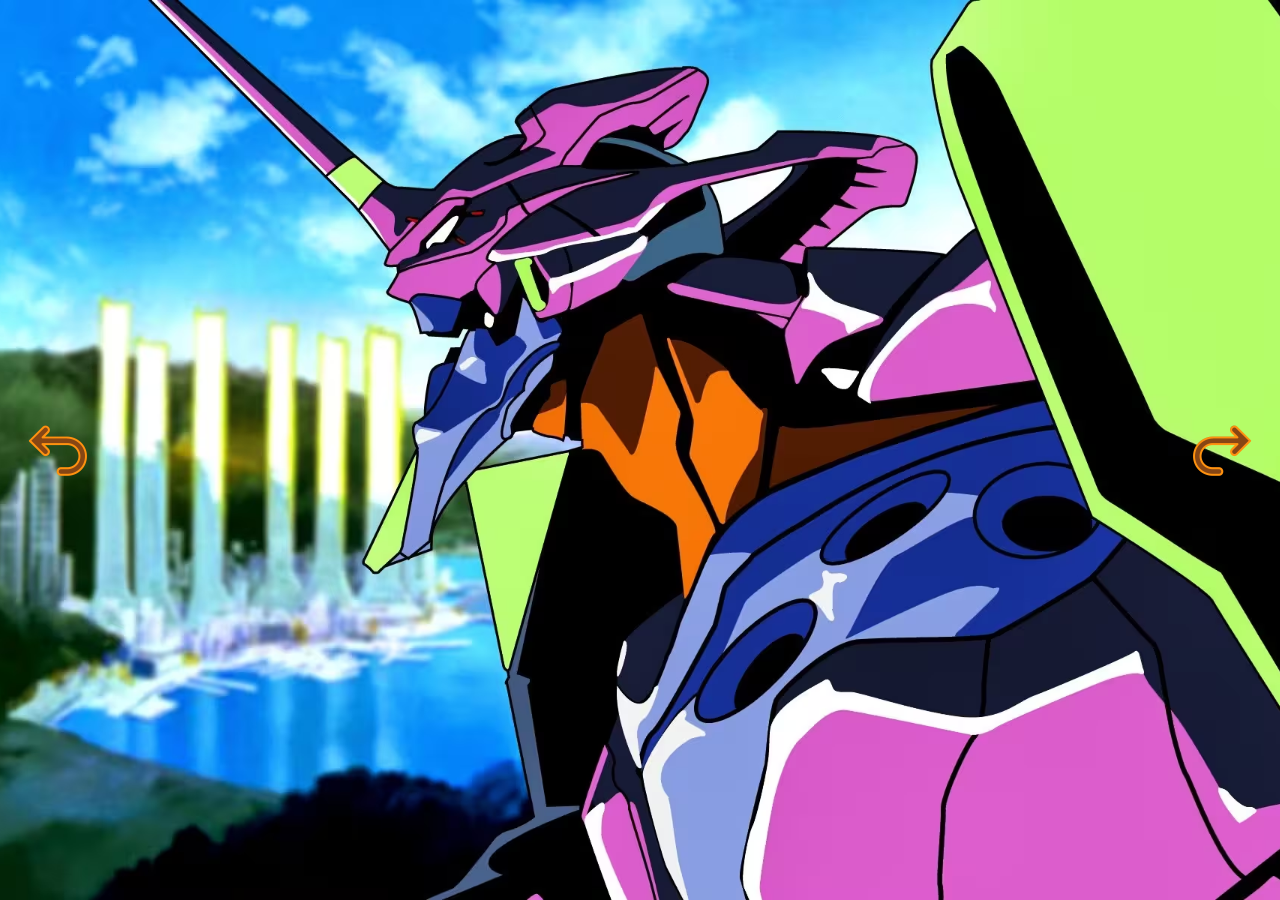
<file: index.html>
<!DOCTYPE html>
<html lang="en">
<head>
  <meta charset="UTF-8">
  <meta name="viewport" content="width=device-width, initial-scale=1.0">
  <title>Neon Genesis Evangelion</title>
  <meta name="google" content="notranslate">
  <link rel="shortcut icon" href="assets/favicon.webp" type="image/x-icon">
  <link rel="stylesheet" href="style.css">
</head>
<body style="--clr: #070915; --clr2: #070915;">
  <section style="--bg: url(assets/img-1.avif); ">
    <a href="index7.html"></a>
    <a href="index2.html"></a>
  </section>
</body>
</html>
</file>
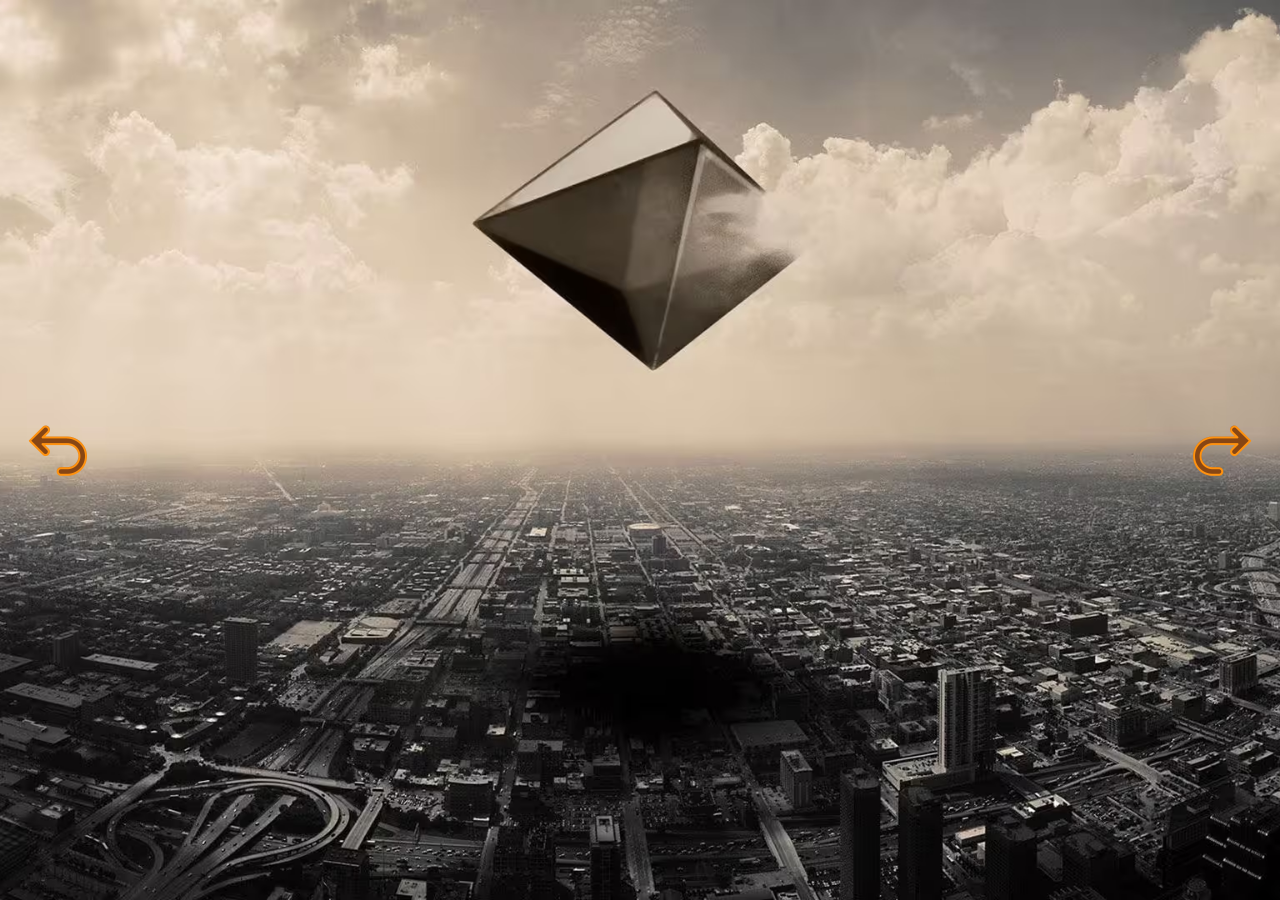
<file: index2.html>
<!DOCTYPE html>
<html lang="en">
<head>
  <meta charset="UTF-8">
  <meta name="viewport" content="width=device-width, initial-scale=1.0">
  <title>Neon Genesis Evangelion</title>
  <meta name="google" content="notranslate">
  <link rel="shortcut icon" href="assets/favicon.webp" type="image/x-icon">
  <link rel="stylesheet" href="style.css">
</head>
<body style="--clr: #070915; --clr2: #070915">
  <section style="--bg: url(assets/img-2.avif); ">
    <a href="index.html"></a>
    <a href="index3.html"></a>
  </section>
</body>
</html>
</file>
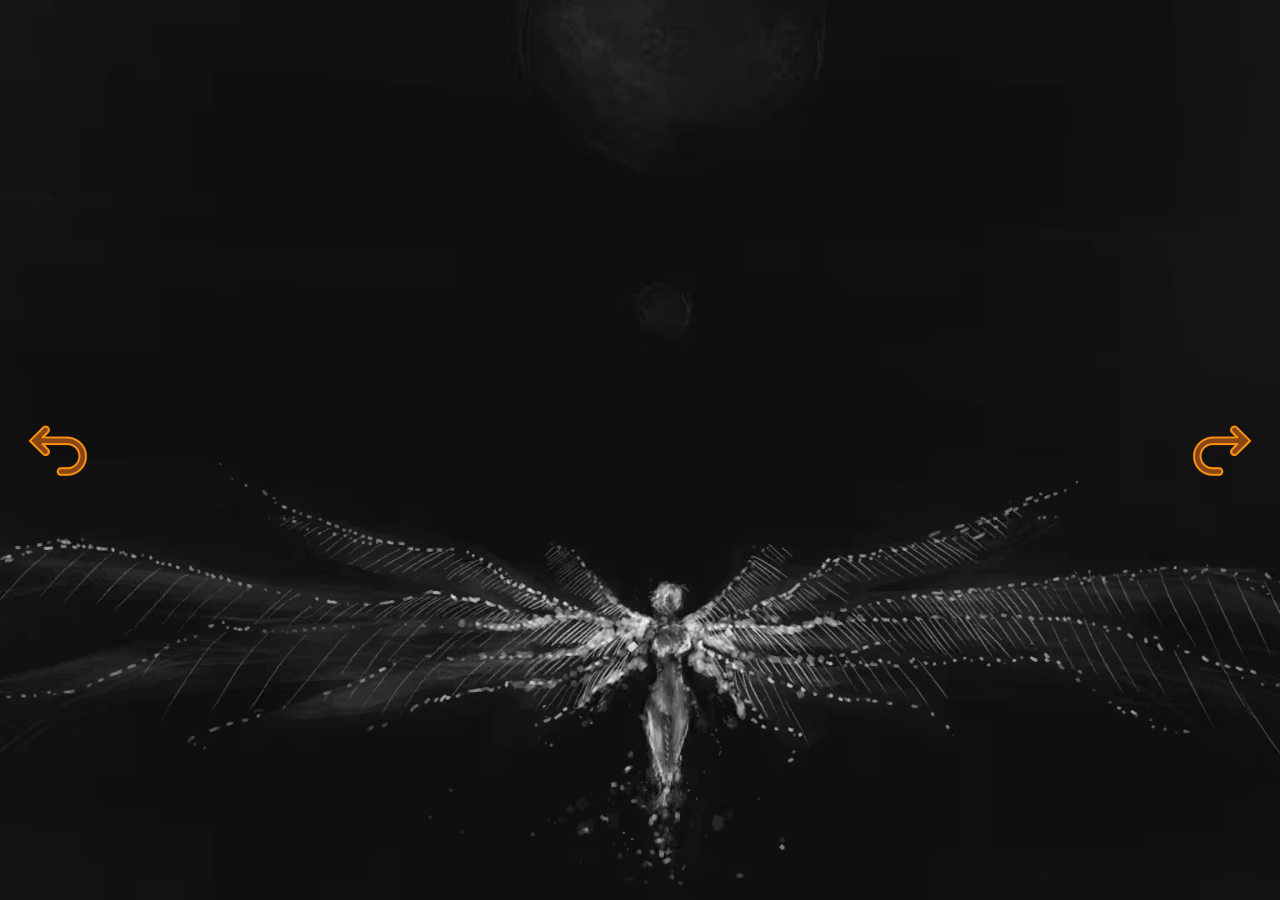
<file: index3.html>
<!DOCTYPE html>
<html lang="en">
<head>
  <meta charset="UTF-8">
  <meta name="viewport" content="width=device-width, initial-scale=1.0">
  <title>Neon Genesis Evangelion</title>
  <meta name="google" content="notranslate">
  <link rel="shortcut icon" href="assets/favicon.webp" type="image/x-icon">
  <link rel="stylesheet" href="style.css">
</head>
<body style="--clr: #070915;--clr2: #070915">
  <section style="--bg: url(assets/img-3.avif)">
    <a href="index2.html"></a>
    <a href="index4.html"></a>
  </section>
</body>
</html>
</file>
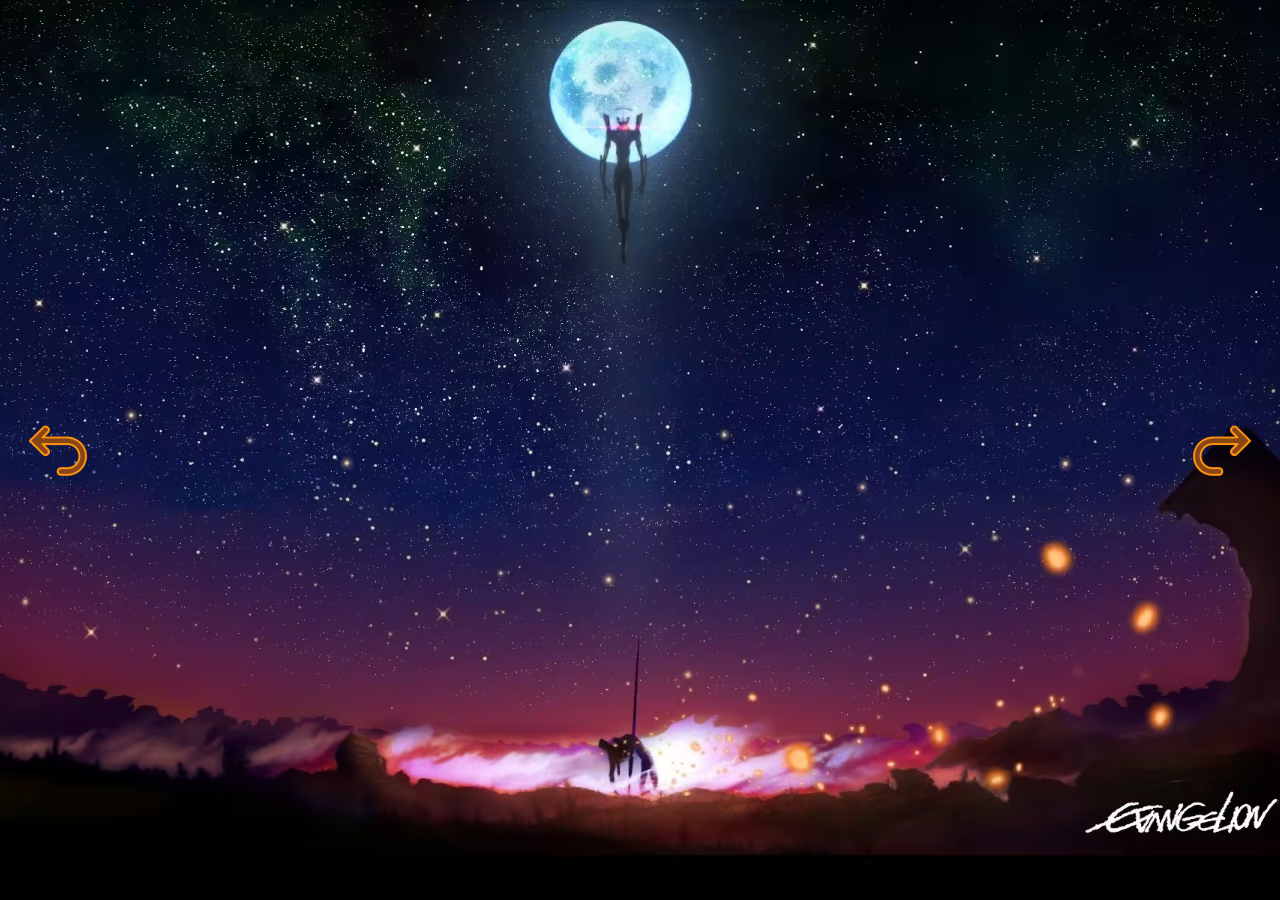
<file: index4.html>
<!DOCTYPE html>
<html lang="en">
<head>
  <meta charset="UTF-8">
  <meta name="viewport" content="width=device-width, initial-scale=1.0">
  <title>Neon Genesis Evangelion</title>
  <meta name="google" content="notranslate">
  <link rel="shortcut icon" href="assets/favicon.webp" type="image/x-icon">
  <link rel="stylesheet" href="style.css">
</head>
<body style="--clr: #070915; --clr2: #070915">
  <section style="--bg: url(assets/img-4.avif)">
    <a href="index3.html"></a>
    <a href="index5.html"></a>
  </section>
</body>
</html>
</file>
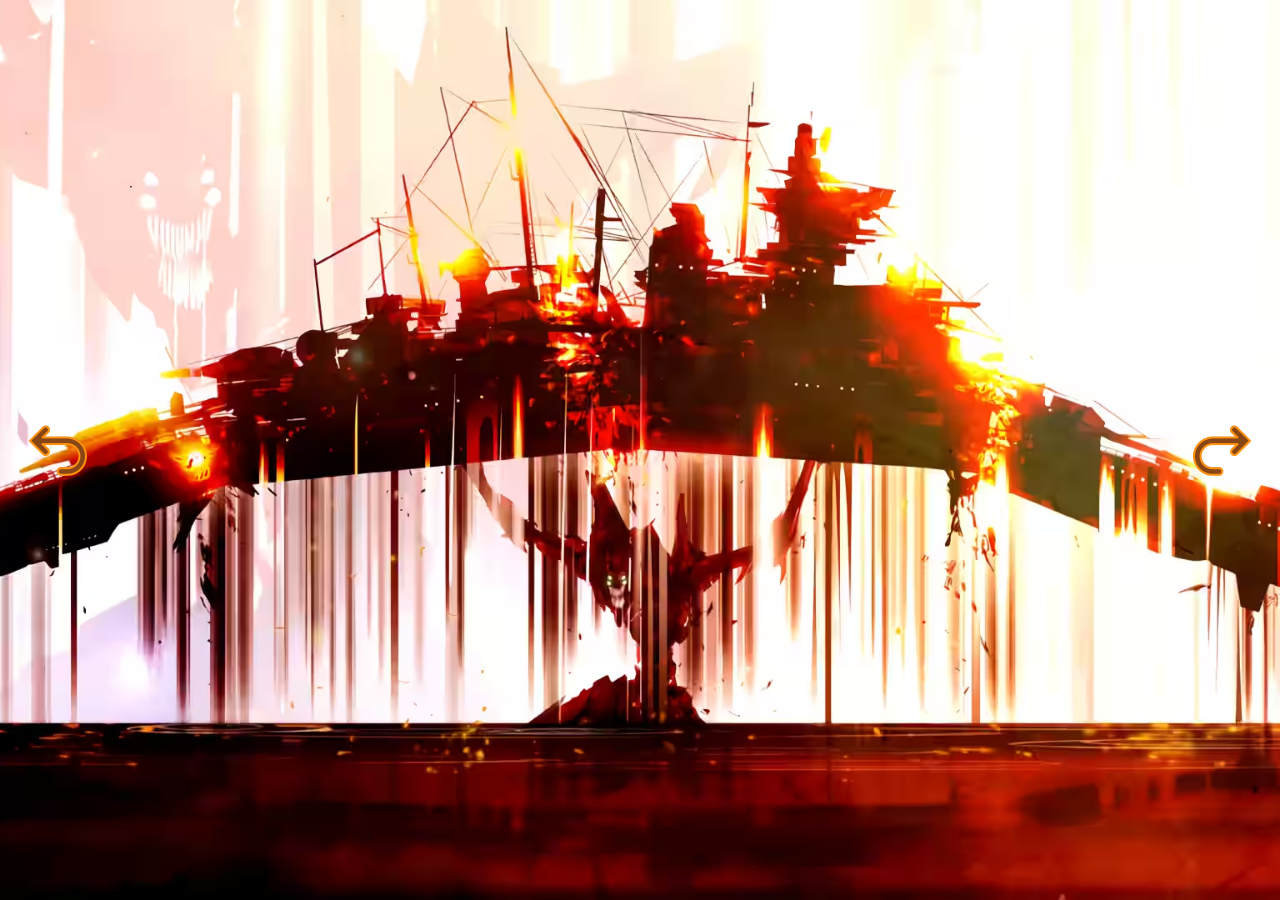
<file: index5.html>
<!DOCTYPE html>
<html lang="en">
<head>
  <meta charset="UTF-8">
  <meta name="viewport" content="width=device-width, initial-scale=1.0">
  <title>Neon Genesis Evangelion</title>
  <meta name="google" content="notranslate">
  <link rel="shortcut icon" href="assets/favicon.webp" type="image/x-icon">
  <link rel="stylesheet" href="style.css">

</head>
<body style="--clr: #070915; --clr2: #070915">
  <section style="--bg: url(assets/img-5.avif)">
    <a href="index4.html"></a>
    <a href="index6.html"></a>
  </section>
</body>
</html>
</file>
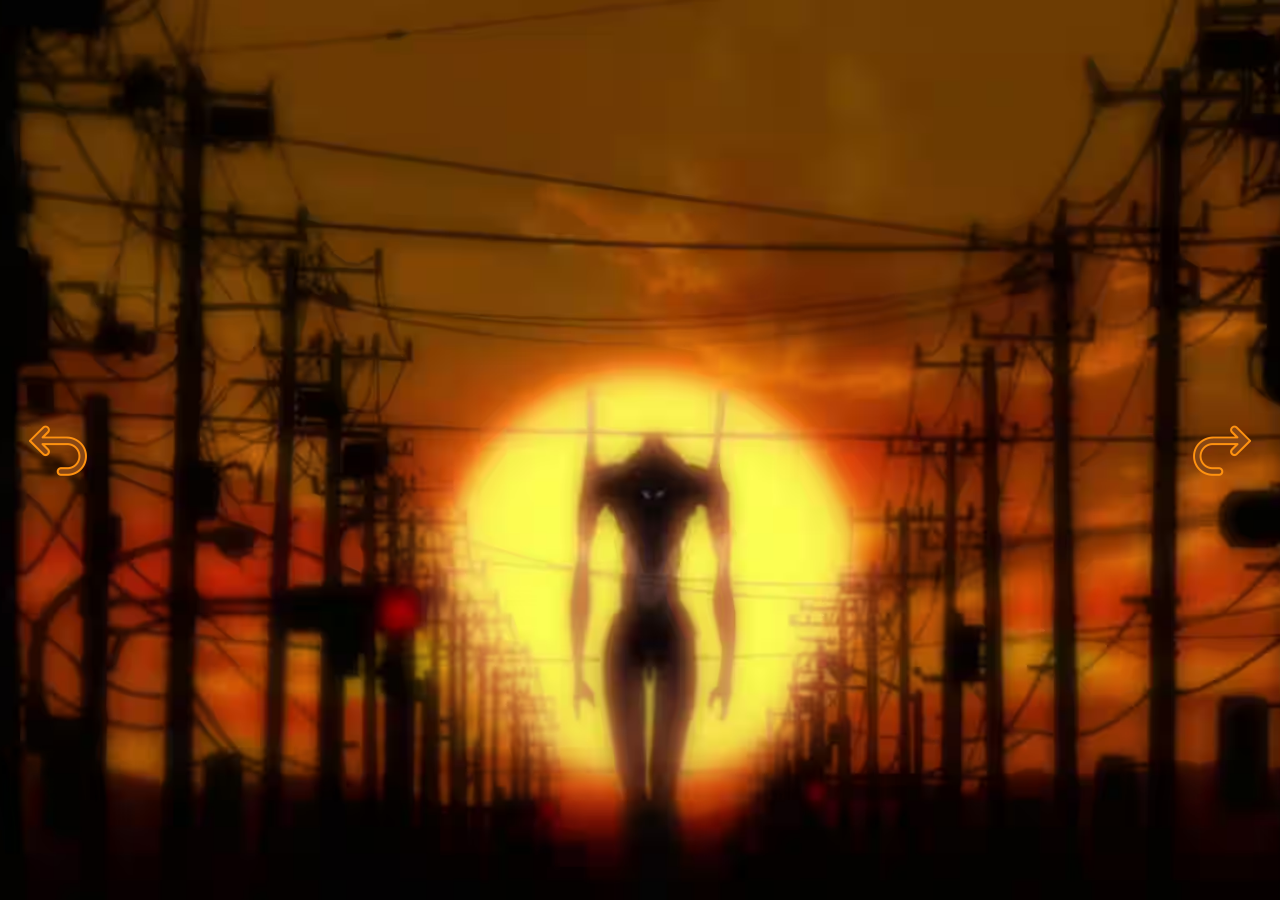
<file: index6.html>
<!DOCTYPE html>
<html lang="en">
  <head>
    <meta charset="UTF-8" />
    <meta name="viewport" content="width=device-width, initial-scale=1.0" />
    <title>Neon Genesis Evangelion</title>
    <meta name="google" content="notranslate" />
    <link rel="shortcut icon" href="assets/favicon.webp" type="image/x-icon" />
    <link rel="stylesheet" href="style.css" />
  </head>
  <body style="--clr: #070915; --clr2: #070915">
    <section style="--bg: url(assets/img-6.avif)">
      <a href="index5.html"></a>
      <a href="index7.html"></a>
    </section>
  </body>
</html>
</file>
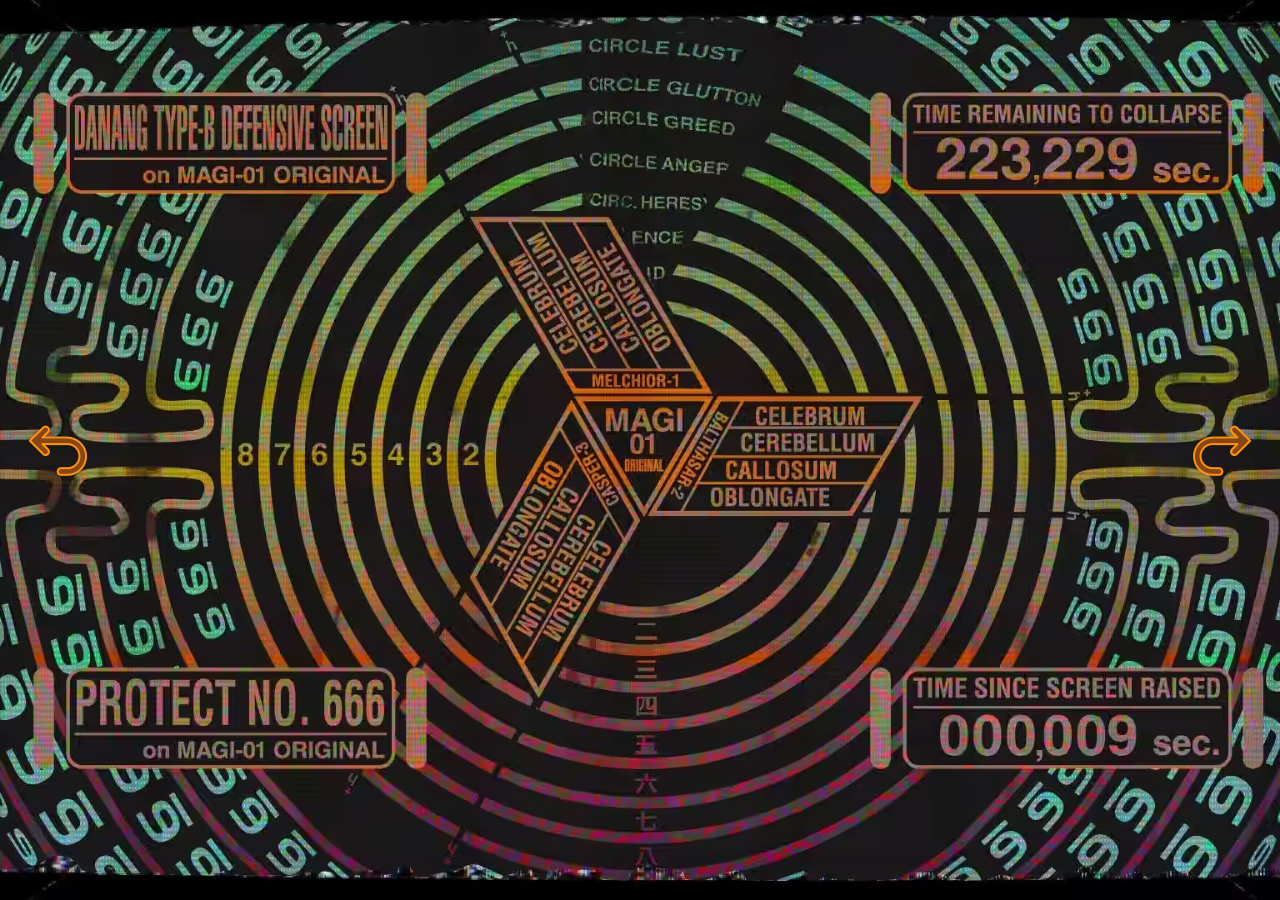
<file: index7.html>
<!DOCTYPE html>
<html lang="en">
  <head>
    <meta charset="UTF-8" />
    <meta name="viewport" content="width=device-width, initial-scale=1.0" />
    <title>Neon Genesis Evangelion</title>
    <meta name="google" content="notranslate" />
    <link rel="shortcut icon" href="assets/favicon.webp" type="image/x-icon" />
    <link rel="stylesheet" href="style.css" />
  </head>
  <body style="--clr: #070915; --clr2: #070915">
    <section style="--bg: url(assets/img-7.avif)">
      <a href="index6.html"></a>
      <a href="index.html"></a>
    </section>
  </body>
</html>
</file>
<file: style.css>
*,
*::after,
*::before {
  box-sizing: border-box;
  margin: 0;
  padding: 0;
  font-family: sans-serif, system-ui, -apple-system, BlinkMacSystemFont, 'Segoe UI', Roboto, Oxygen, Ubuntu, Cantarell, 'Open Sans', 'Helvetica Neue';
  -webkit-tap-highlight-color: transparent;
}

html{
  scroll-behavior: smooth;
  scrollbar-width: thin;
}

body {
  height: 100vh;
  width: 100%;
  display: flex;
  flex-wrap: wrap;
  place-content: center;
  background-image: linear-gradient(
    to bottom,
    var(--clr),
    var(--clr2)
  );
  overflow: hidden;
  transform-style: preserve-3d;
  perspective: 10000px;
}

@view-transition {
  navigation: auto;
}

section {
  background-image: var(--bg);
  background-size: cover;
  background-position: center;
  position: fixed;
  width: 100%;
  height: 100%;
  inset: 0;
  display: flex;
  view-transition-name: section;

  &::before,
  &::after {
    content: '';
    display: block;
    width: 5vmax;
    height: 5vmax;
    position: absolute;
    top: 50%;
    transform: translateY(-50%);
    pointer-events: none;
    background-image: url('assets/arrow.png');
    background-size: cover;
    background-position: center;
    background-blend-mode: multiply;
    filter: invert(1)
  }

  &::before {
    left: 2vmax;
    transform:  translateY(-50%) scaleX(-1);
  }

  &::after {
    right: 2vmax; 
  }

  a {
    width: 50%;
    height: 100%;
    display: block;
    background-color: transparent;
  }
}

::view-transition-new(section) {
  animation: fadeIn 1s ease forwards;
}

::view-transition-old(section) {
  animation: fadeIn 1s ease reverse forwards;
}


@keyframes fadeIn {
  0% {
    clip-path: circle(0% at 50% 50%);
  }
  100% {
    clip-path: circle(100% at 50% 50%);
  }
}
</file>
